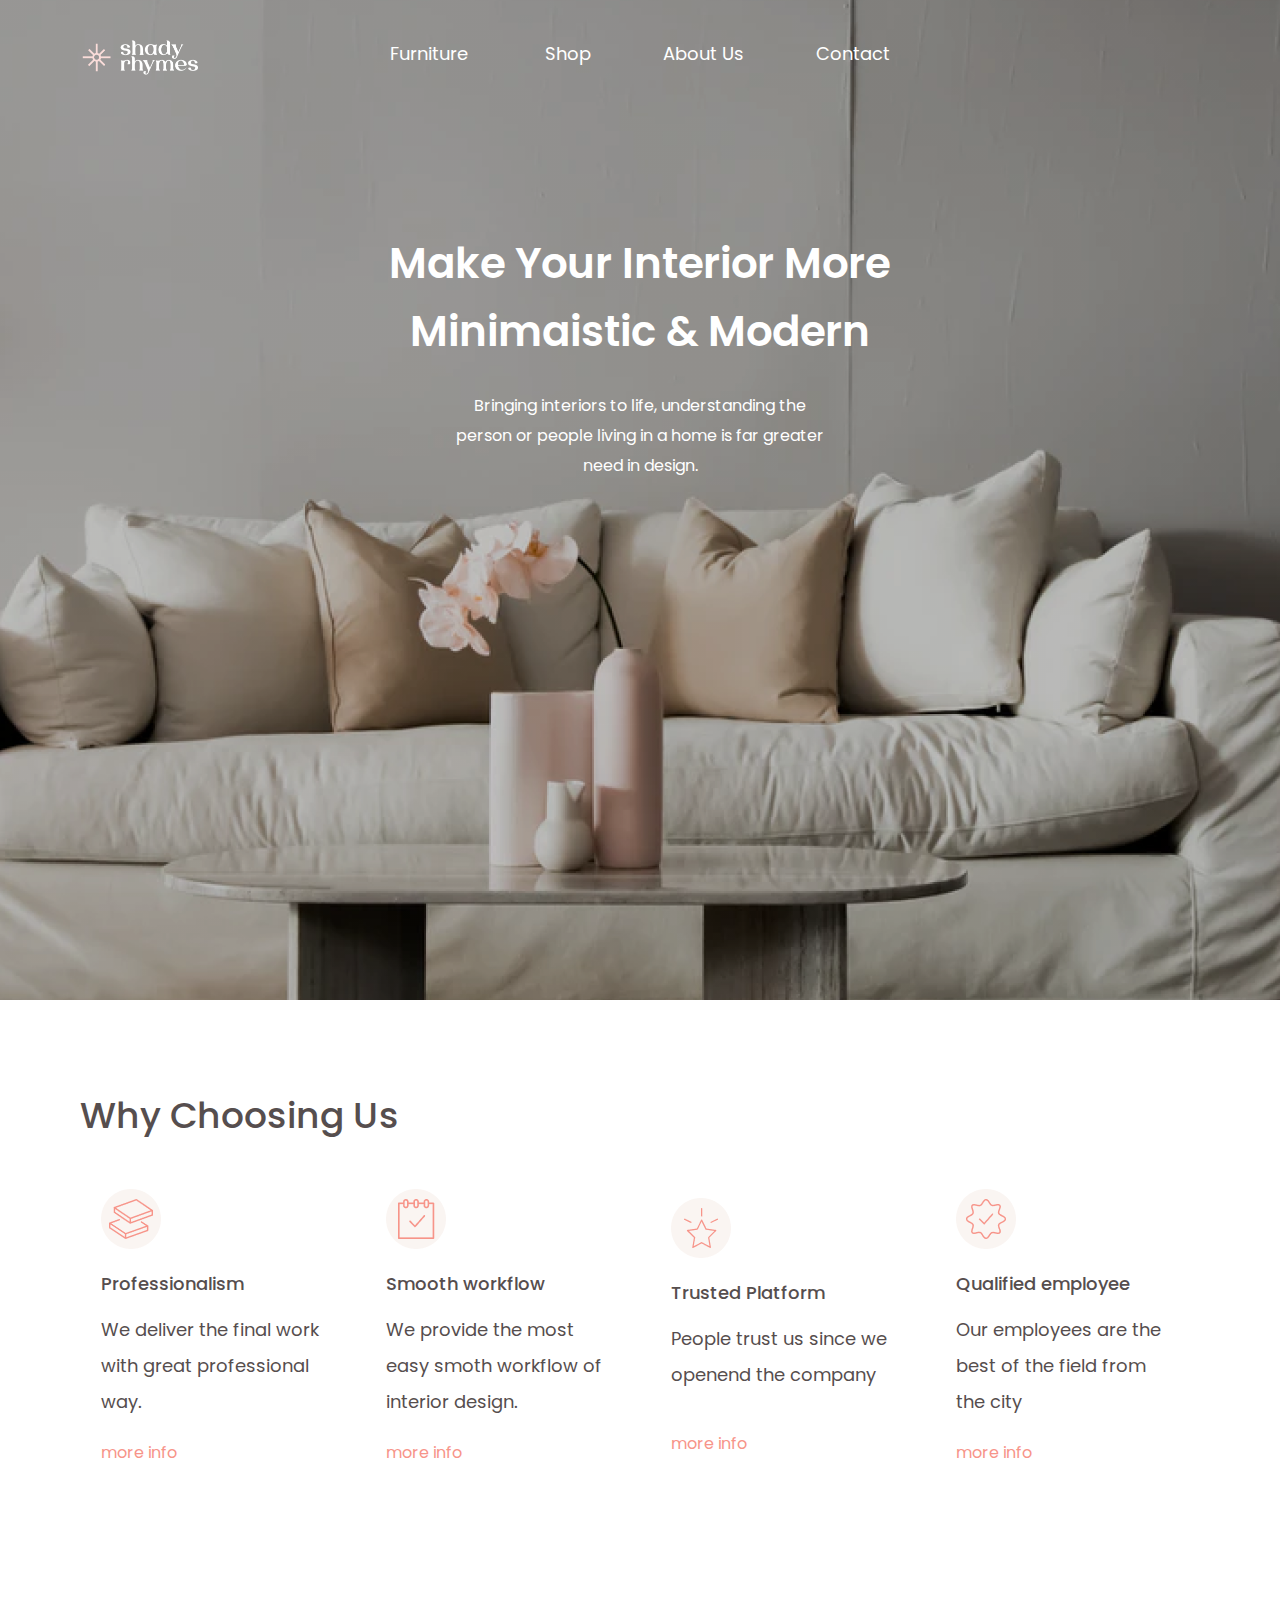
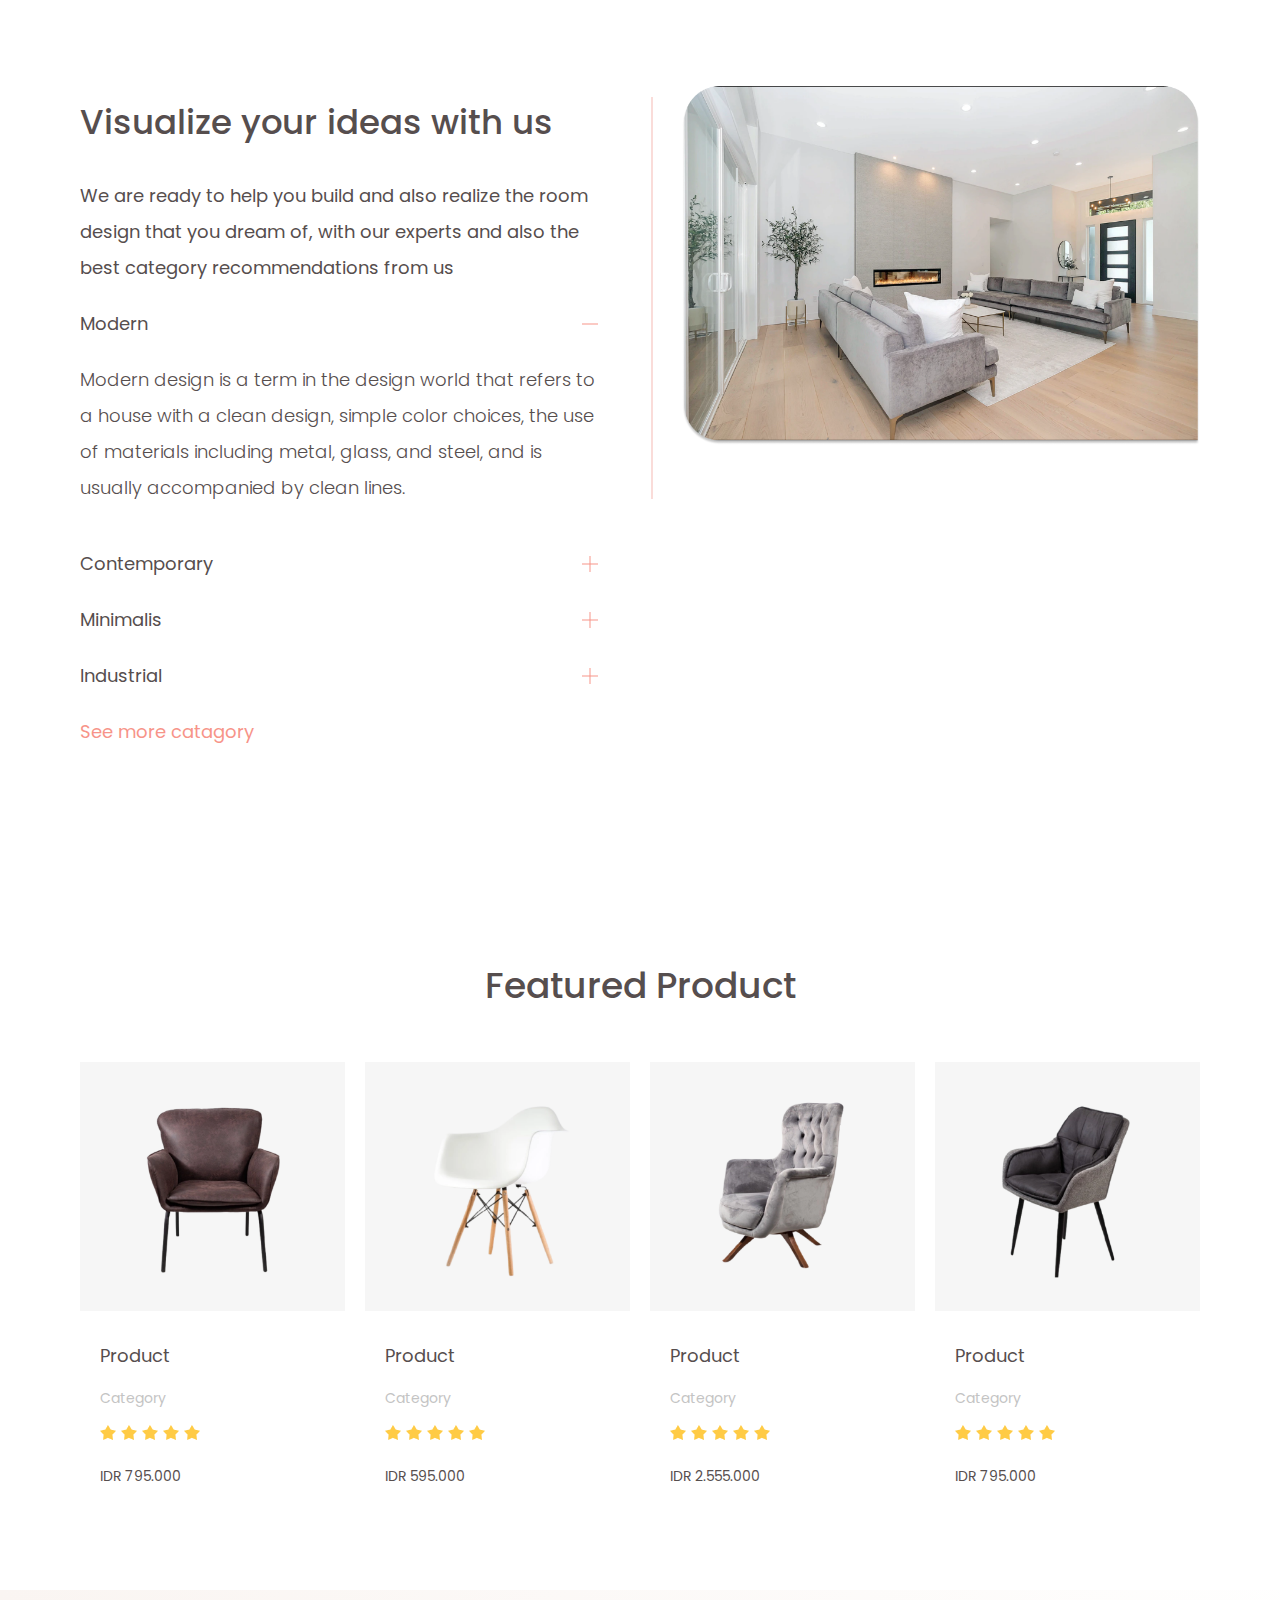
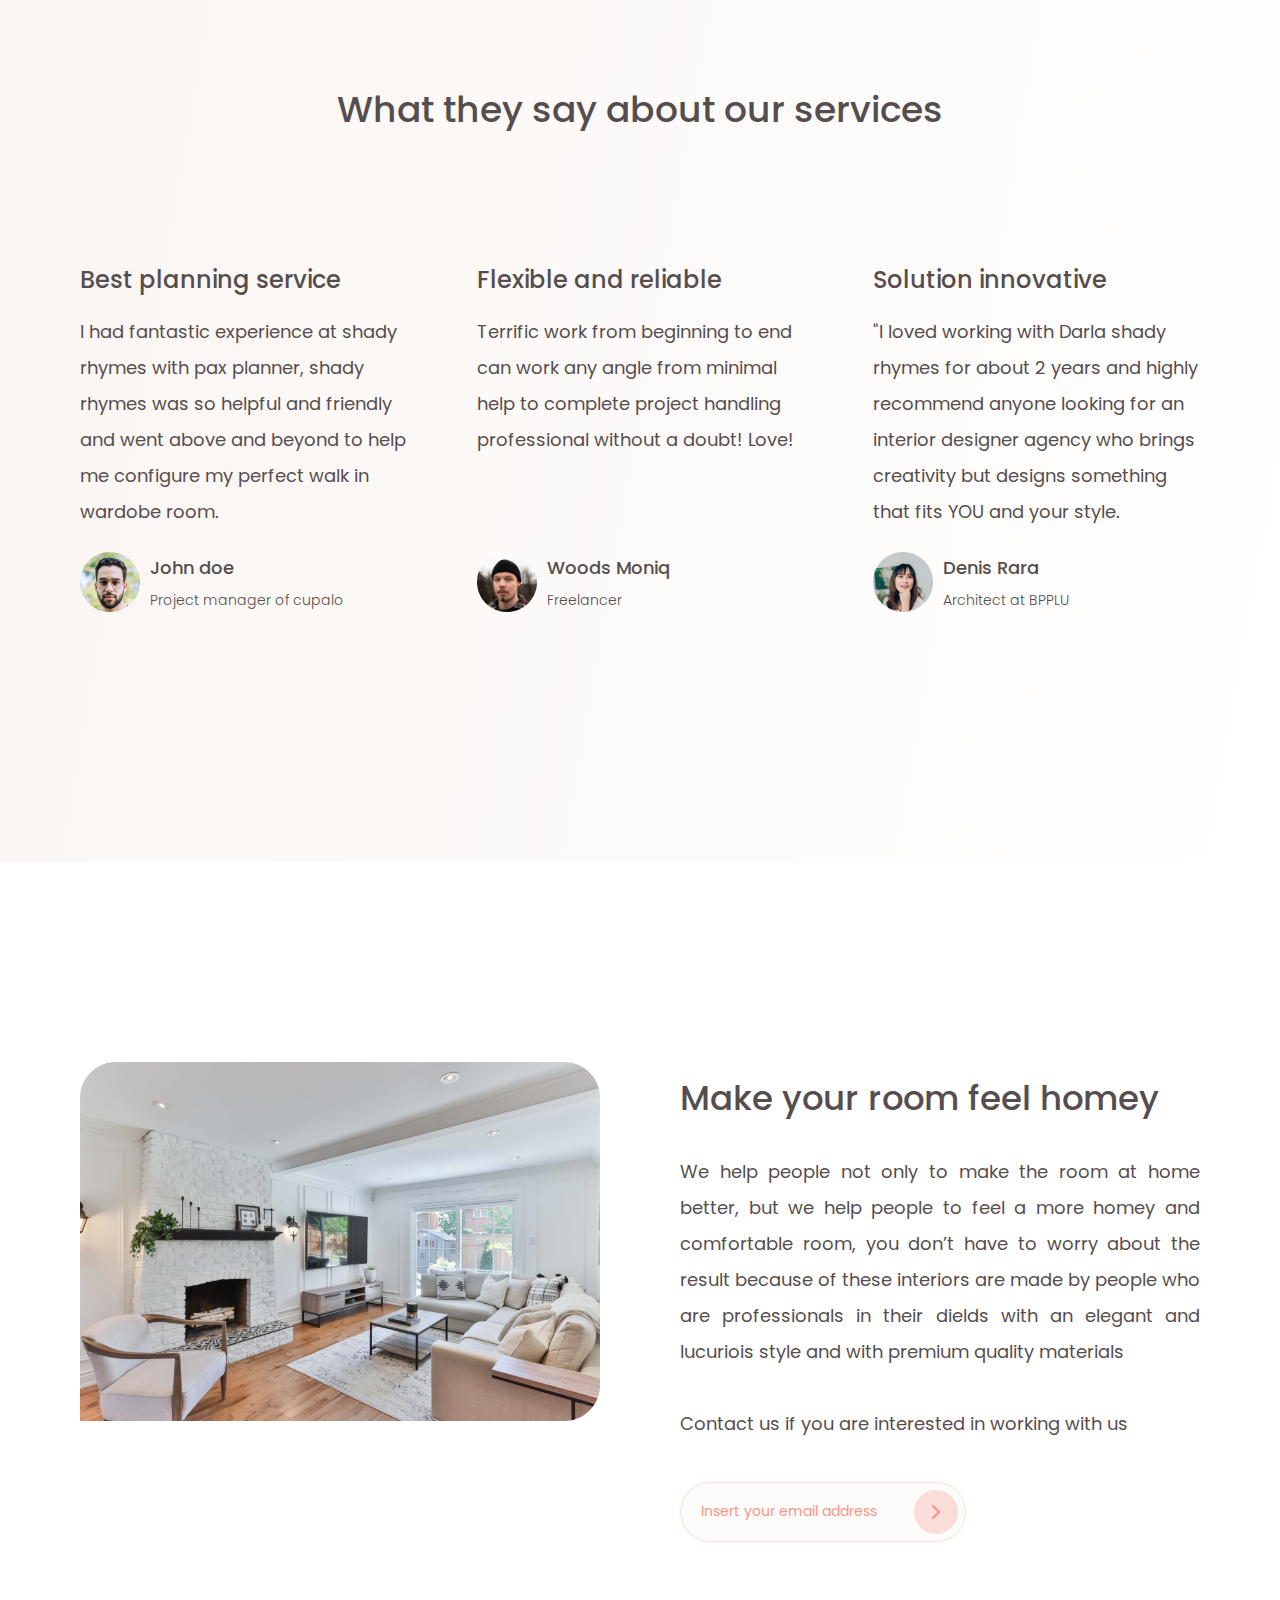
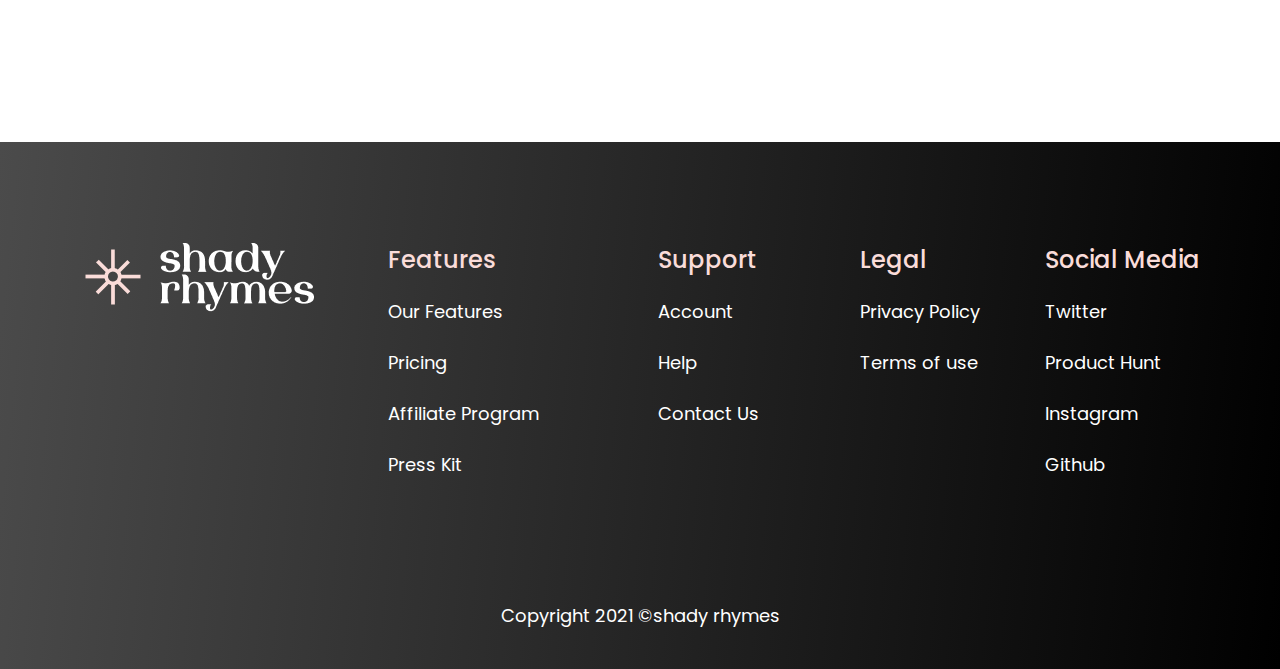
<file: index.html>
<!DOCTYPE html>
<html lang="en">

<head>
    <meta charset="UTF-8" />
    <meta http-equiv="X-UA-Compatible" content="IE=edge" />
    <meta name="viewport" content="width=device-width, initial-scale=1.0" />
    <link rel="stylesheet" href="https://cdnjs.cloudflare.com/ajax/libs/font-awesome/6.4.2/css/all.min.css"
        integrity="sha512-z3gLpd7yknf1YoNbCzqRKc4qyor8gaKU1qmn+CShxbuBusANI9QpRohGBreCFkKxLhei6S9CQXFEbbKuqLg0DA=="
        crossorigin="anonymous" referrerpolicy="no-referrer" />
    <link rel="stylesheet" href="./assets/css/base.css">
    <link rel="stylesheet" href="./assets/css/style.css">
    <link rel="stylesheet" href="./assets/css/reset.css">
    <title>Document</title>
</head>

<body>
    <!-- Start Header -->
    <div id="header">
        <div class="img-header"></div>
        <img src="./assets/images/logo.png" class="img-header-logo">
        <div class="header-content">
            <div class="header-head">
                <div class="nav">
                    <div class="nav-sec">
                        <div class="nav-taskbar">
                            <img src="./assets/images/Frame 1.png" alt="taskbar">
                        </div>
                        <ul>
                            <li>
                                <a href="#">Furniture</a>
                                <i class="fa-sharp fa-solid fa-chevron-down"></i>
                            </li>
                            <li><a href="#">Shop</a></li>
                            <li><a href="#">About Us</a></li>
                            <li><a href="#">Contact</a></li>
                        </ul>
                    </div>
                </div>
            </div>
            <div class="header-body">
                <div class="header-content-1">
                    <p>Make Your Interior More Minimaistic & Modern</h4>
                </div>
                <div class="header-content-2">
                    <p>
                        Bringing interiors to life, understanding the person or
                        people living in a home is far greater need in design.
                    </p>
                </div>
            </div>
        </div>

    </div>
    <!-- End Header -->

    <!-- Start Content -->
    <div id="body-content">
        <!-- Start Why Choosing Us  -->
        <div id="about" class="container">
            <h4 class="title">Why Choosing Us</h4>
            <div class="about-box">
                <div class="about-box-item">
                    <div class="box-item">
                        <img src="./assets/images/about-icon-1.png" alt="icon-about-choosing">
                        <p class="title-box">Professionalism</p>
                        <p class="sub-box"> We deliver the final work with great professional way. </p>
                    </div>
                    <a href="#">more info</a>
                </div>
                <div class="about-box-item">
                    <div class="box-item">
                        <img src="./assets/images/about-icon-2.png" alt="icon-about-choosing">
                        <p class="title-box">Smooth workflow</p>
                        <p class="sub-box">We provide the most easy smoth workflow of interior design.</p>
                    </div>
                    <a href="#">more info</a>
                </div>
                <div class="about-box-item">
                    <div class="box-item">
                        <img src="./assets/images/about-icon-3.png" alt="icon-about-choosing">
                        <p class="title-box">Trusted Platform</p>
                        <p class="sub-box">People trust us since we openend the company</p>
                    </div>
                    <a href="#">more info</a>
                </div>
                <div class="about-box-item">
                    <div class="box-item">
                        <img src="./assets/images/about-icon-4.png" alt="icon-about-choosing">
                        <p class="title-box">Qualified employee</p>
                        <p class="sub-box">Our employees are the best of the field from the city</p>
                    </div>
                    <a href="#">more info</a>
                </div>
            </div>
        </div>
        <!-- End Why Choosing Us  -->

        <!-- Start Visualize  -->
        <div id="visualize" class="container">
            <div class="visualize-info">
                <p class="vis-title">Visualize your ideas with us</p>
                <p class="vis-sub">
                    We are ready to help you build and also realize the room
                    design that you dream of, with our experts and also the
                    best category recommendations from us
                </p>
                <div class="vis-category">
                    <p>Modern</p>
                    <img src="./assets/images/minus.png" alt="photo-vector">
                </div>
                <p class="vis-mordern">
                    Modern design is a term in the design world that refers
                    to a house with a clean design, simple color choices,
                    the use of materials including metal, glass, and steel,
                    and is usually accompanied by clean lines.
                </p>
                <div class="vis-sec">
                    <p>Contemporary</p>
                    <img src="./assets/images/plus.png" alt="vectorplus">
                </div>
                <div class="vis-sec">
                    <p>Minimalis</p>
                    <img src="./assets/images/plus.png" alt="vectorplus">
                </div>
                <div class="vis-sec">
                    <p>Industrial</p>
                    <img src="./assets/images/plus.png" alt="vectorplus">
                </div>
                <a class="vis-more" href="">See more catagory</a>
            </div>
            <div class="visualize-img">
                <img src="./assets/images/img-visualize.png" alt="photo-visualize" />
            </div>
        </div>
        <!-- End Visualize -->
        <!-- Start Featured Product -->
        <div id="product" class="container">
            <p class="product-title">Featured Product</h3>
            <div class="product-list">
                <div class="product-info">
                    <div class="prod-img">
                        <img src="./assets/images/Featured-img-1.png" alt="photo-Fproduct" />
                    </div>
                    <div class="prod-box-info">
                        <p class="prod-name">Product</p>
                        <p class="prod-category">Category</p>
                        <div class="prod-img-star">
                            <img src="./assets/images/rating.png" alt="photo-start">
                        </div>
                        <p class="prod-price">IDR 795.000</p>
                    </div>
                </div>
                <div class="product-info">
                    <div class="prod-img">
                        <img src="./assets/images/Featured-img-2.png" alt="photo-Fproduct" />
                    </div>
                    <div class="prod-box-info">
                        <p class="prod-name">Product</p>
                        <p class="prod-category">Category</p>
                        <div class="prod-img-star">
                            <img src="./assets/images/rating.png" alt="photo-start">
                        </div>
                        <p class="prod-price">IDR 595.000</p>
                    </div>
                </div>
                <div class="product-info">
                    <div class="prod-img">
                        <img src="./assets/images/Featured-img-3.png" alt="photo-Fproduct" />
                    </div>
                    <div class="prod-box-info">
                        <p class="prod-name">Product</p>
                        <p class="prod-category">Category</p>
                        <div class="prod-img-star">
                            <img src="./assets/images/rating.png" alt="photo-start">
                        </div>
                        <p class="prod-price">IDR 2.555.000</p>
                    </div>
                </div>
                <div class="product-info">
                    <div class="prod-img">
                        <img src="./assets/images/Featured-img-4.png" alt="photo-Fproduct" />
                    </div>
                    <div class="prod-box-info">
                        <p class="prod-name">Product</p>
                        <p class="prod-category">Category</p>
                        <div class="prod-img-star">
                            <img src="./assets/images/rating.png" alt="photo-start">
                        </div>
                        <p class="prod-price">IDR 795.000</p>
                    </div>
                </div>
            </div>
        </div>
        <!-- End Featured Product -->

        <!-- Start about our services -->
        <div id="evaluate">
            <div class="evaluate-box container">
                <p class="eval-title">What they say about our services</p>
                <div class="eval-list">
                    <div class="eval-info">
                        <div class="eval-more">
                            <p class="eval-info-title">Best planning service</p>
                            <p class="eval-info-sub">
                                I had fantastic experience at shady rhymes with pax
                                planner, shady rhymes was so helpful and friendly and
                                went above and beyond to help me configure my perfect
                                walk in wardobe room.
                            </p>
                        </div>
                        <div class="eval-member">
                            <img src="./assets/images/person-img-1.png" alt="eval-photo-mem" />
                            <div class="eval-member-name">
                                <p class="member-name">John doe</p>
                                <p class="member-sub">Project manager of cupalo</p>
                                <p class="member-sub-01">Architect in agung podomoro land</p>
                            </div>
                        </div>
                    </div>
                    <div class="eval-info">
                        <div class="eval-more">
                            <p class="eval-info-title">Flexible and reliable</p>
                            <p class="eval-info-sub">
                                Terrific work from beginning to end can work any angle from minimal help to complete
                                project handling professional without a doubt! Love!
                            </p>
                        </div>
                        <div class="eval-member">
                            <img src="./assets/images/person-img-2.png" alt="eval-photo-mem" />
                            <div class="eval-member-name">
                                <p class="member-name">Woods Moniq</p>
                                <p class="member-sub">Freelancer</p>
                                <p class="member-sub-01">Architect in agung podomoro land</p>
                            </div>
                        </div>
                    </div>
                    <div class="eval-info">
                        <div class="eval-more">
                            <p class="eval-info-title">Solution innovative</p>
                            <p class="eval-info-sub">
                                "I loved working with Darla shady rhymes for about 2 years and highly recommend anyone
                                looking for an interior designer agency who brings creativity but designs something that
                                fits YOU and your style.
                            </p>
                        </div>
                        <div class="eval-member">
                            <img src="./assets/images/person-img-3.png" alt="eval-photo-mem" />
                            <div class="eval-member-name">
                                <p class="member-name">Denis Rara</p>
                                <p class="member-sub">Architect at BPPLU</p>
                                <p class="member-sub-01">Architect in agung podomoro land</p>
                            </div>
                        </div>
                    </div>
                </div>
            </div>
        </div>
        <!-- End about our services -->
        <!-- Start Make your room -->
        <div id="personfeel">
            <div class="personfeel-box container">
                <div class="perf-img">
                    <img src="./assets/images/img-personfeel.png" alt="perf-photo" />
                </div>
                <div class="perf-subtext">
                    <p class="perf-title">Make your room feel homey</p>
                    <p class="perf-sub">
                        We help people not only to make the room at home better,
                        but we help people to feel a more homey and comfortable
                        room, you don’t have to worry about the result because
                        of these interiors are made by people who are
                        professionals in their dields with an elegant and
                        lucuriois style and with premium quality materials
                        <br /><br />
                        Contact us if you are interested in working with us
                    </p>
                    <div class="perf-input">
                        <input type="text" placeholder="Insert your email address" />
                        <div class="input-btn">
                            <img src="./assets/images/button search.png" alt="input-photo">
                        </div>
                    </div>
                </div>
            </div>
        </div>
        <!-- End Make your room -->
    </div>
    <!-- End Content -->

    <!-- Start Footer -->
    <div id="footer">
        <div class="footer-info container">
            <div class="footer-logo">
                <img src="./assets/images/logo.png" alt="footer-logo" />
            </div>
            <div>
                <ul>
                    <p><a href="#">Features</a></p>
                    <li><a href="#">Our Features</a></li>
                    <li><a href="#">Pricing</a></li>
                    <li><a href="#">Affiliate Program</a></li>
                    <li><a href="#">Press Kit</a></li>
                </ul>
            </div>
            <div>
                <ul>
                    <p><a href="#">Support</a></p>
                    <li><a href="#">Account</a></li>
                    <li><a href="#">Help</a></li>
                    <li><a href="#">Contact Us</a></li>
                </ul>
            </div>
            <div>
                <ul>
                    <p><a href="#">Legal</a></p>
                    <li><a href="#">Privacy Policy</a></li>
                    <li><a href="#">Terms of use</a></li>
                </ul>
            </div>
            <div>
                <ul>
                    <p><a href="#">Social Media</a></p>
                    <li><a href="#">Twitter</a></li>
                    <li><a href="#">Product Hunt</a></li>
                    <li><a href="#">Instagram</a></li>
                    <li><a href="#">Github</a></li>
                </ul>
            </div>
        </div>
        <div class="footer-copyright">Copyright 2021 ©shady rhymes</div>
    </div>
    <!-- End Footer -->
</body>

</html>
</file>
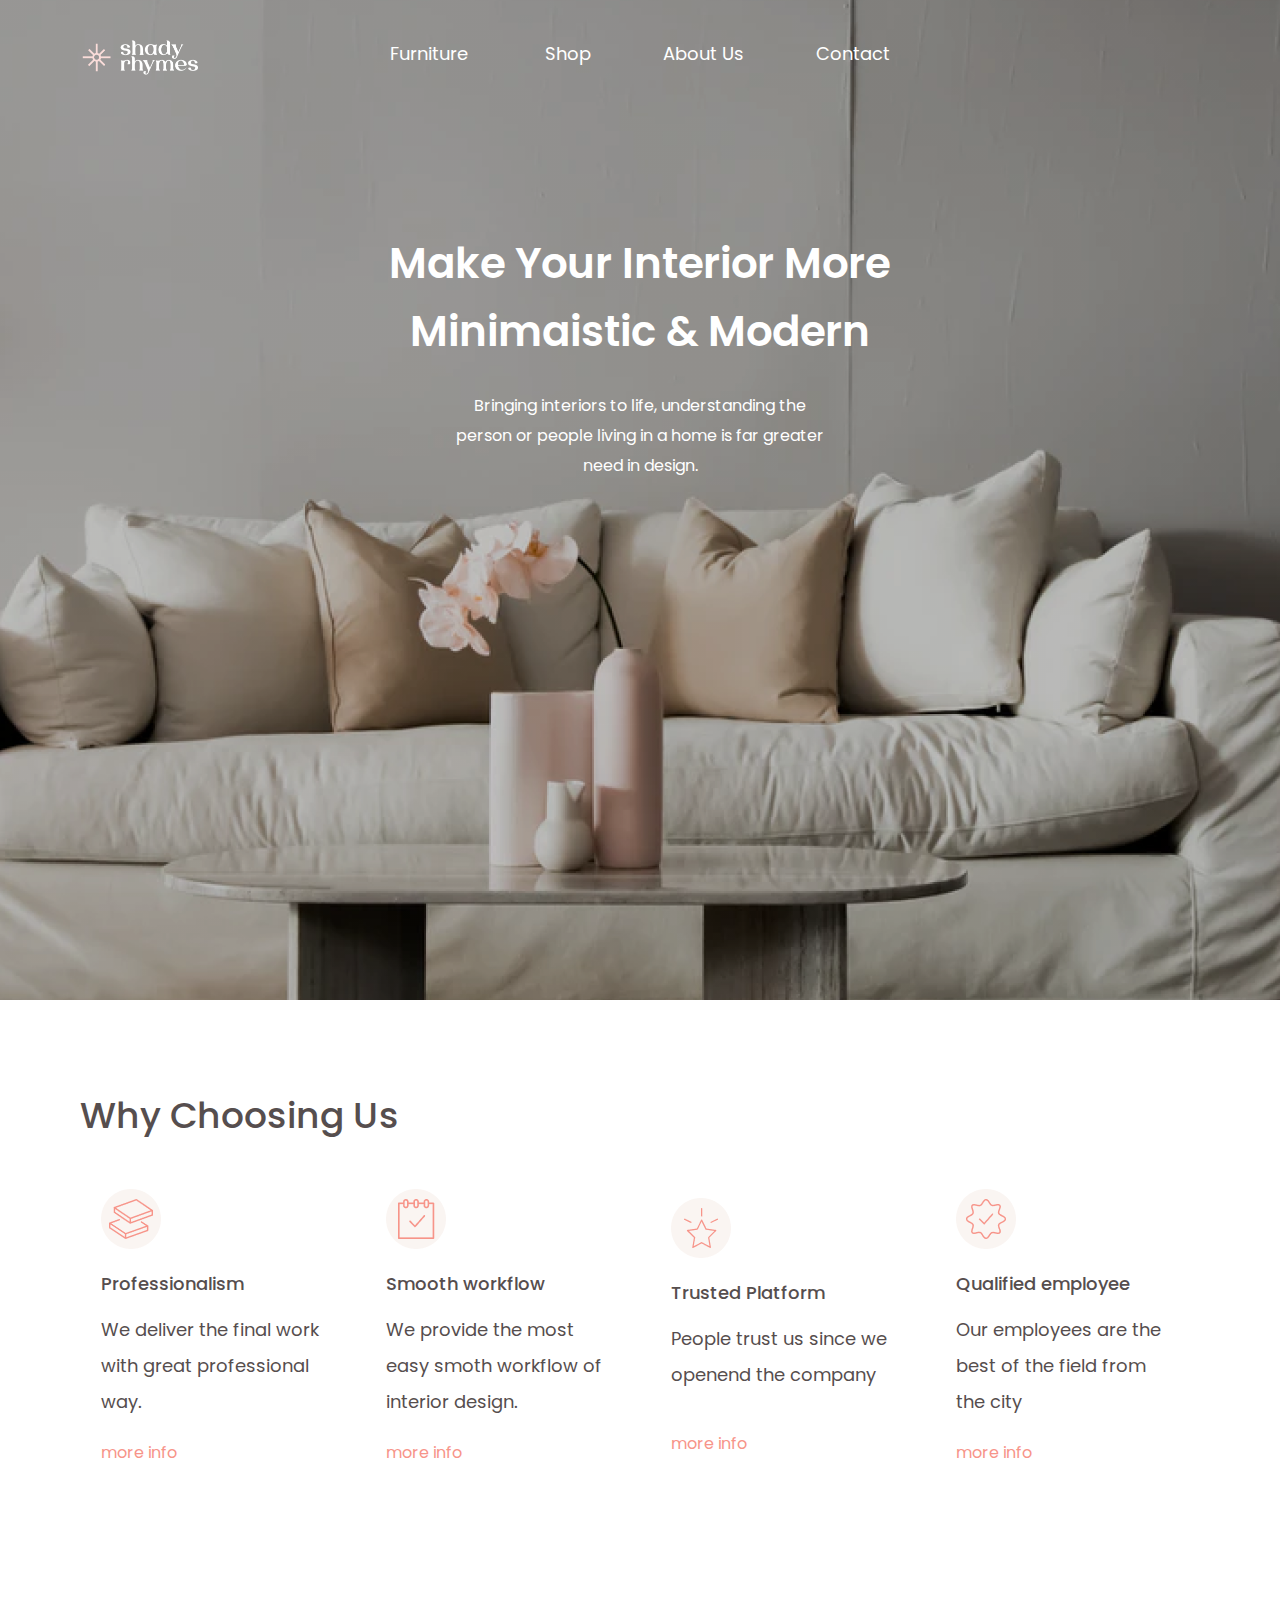
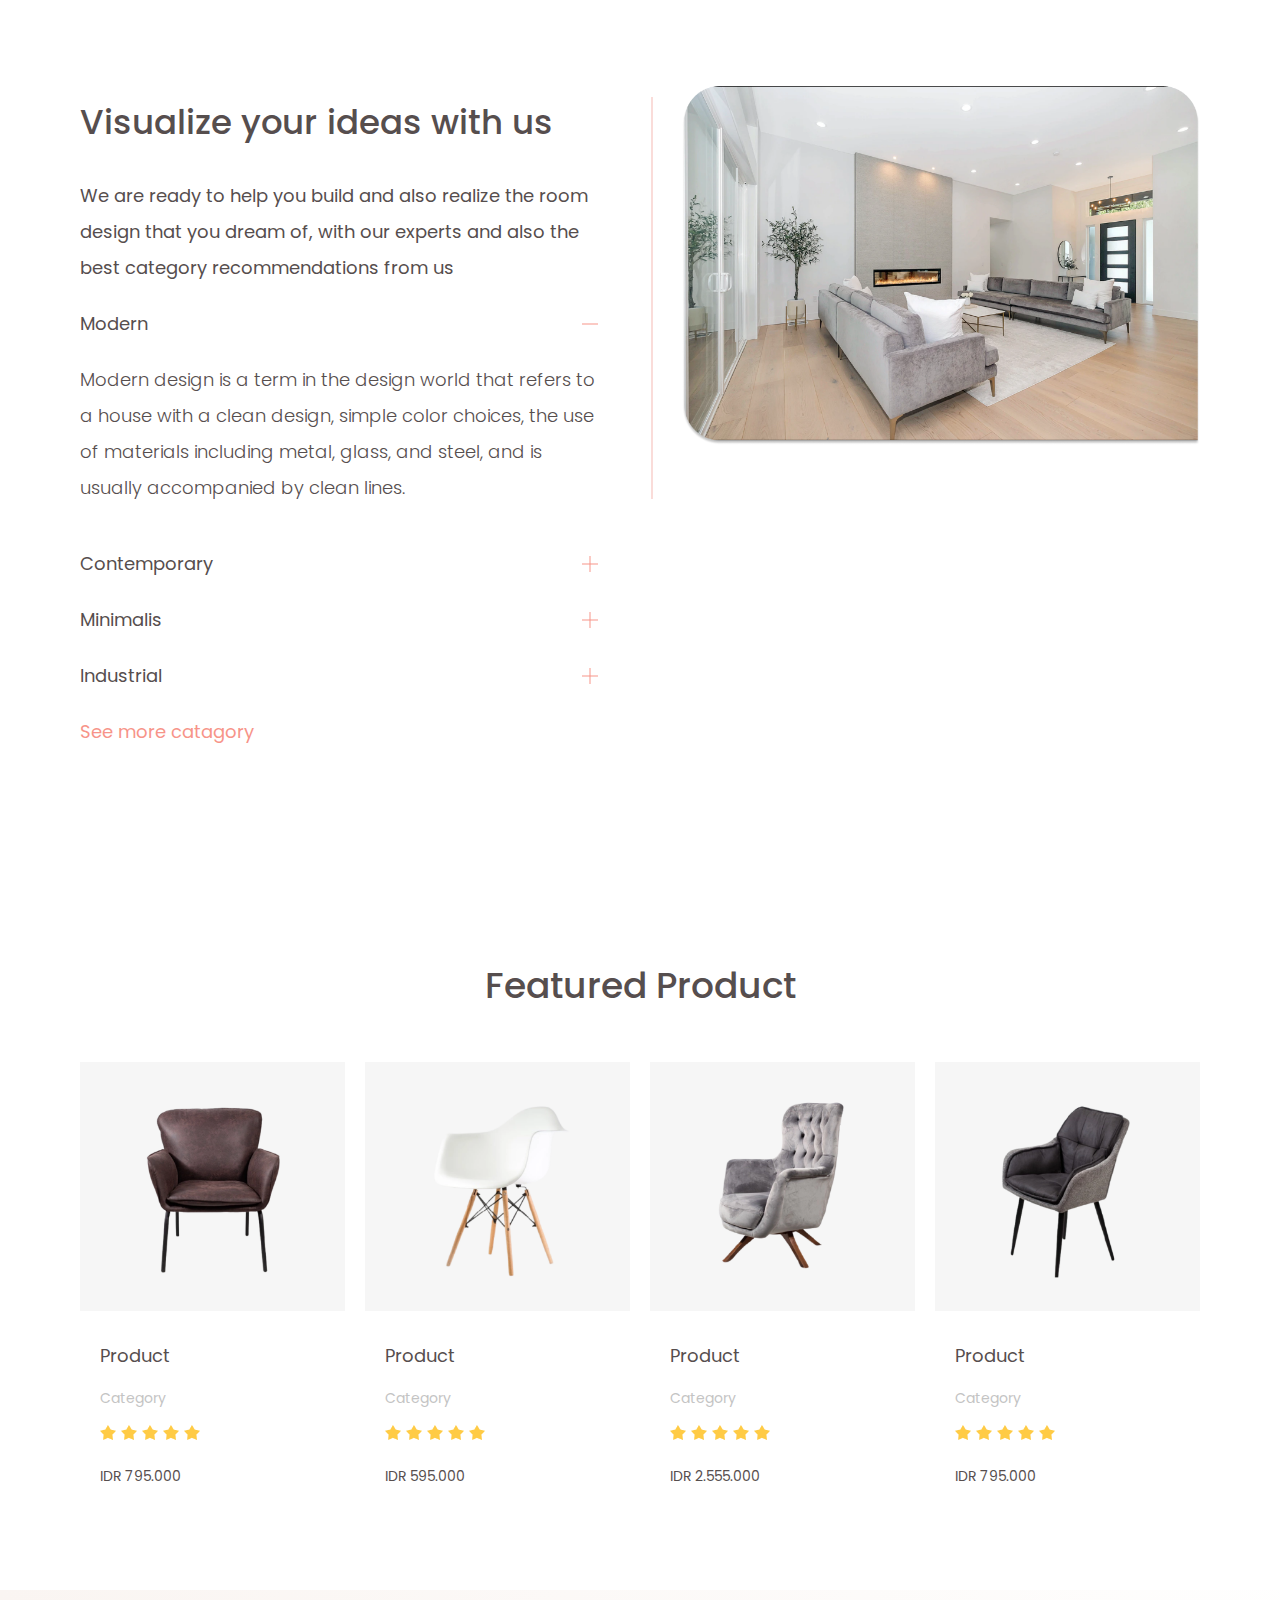
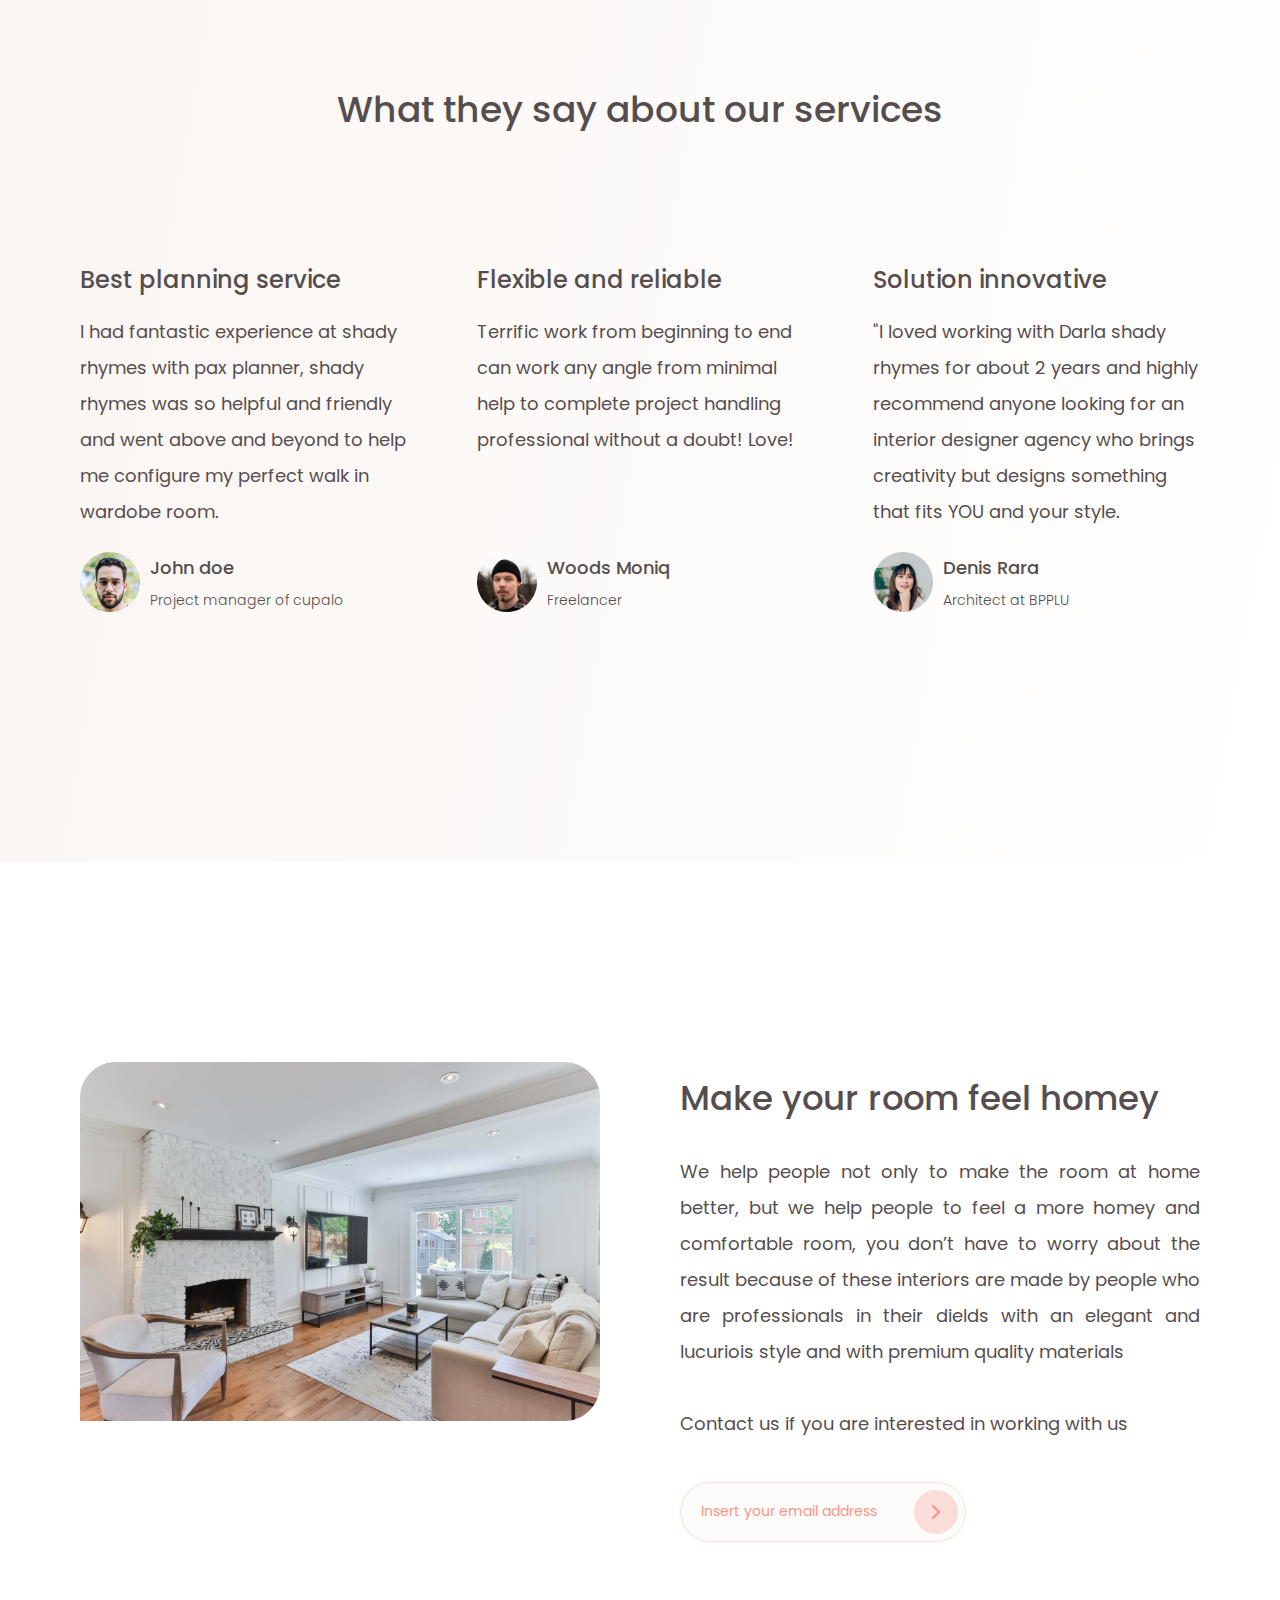
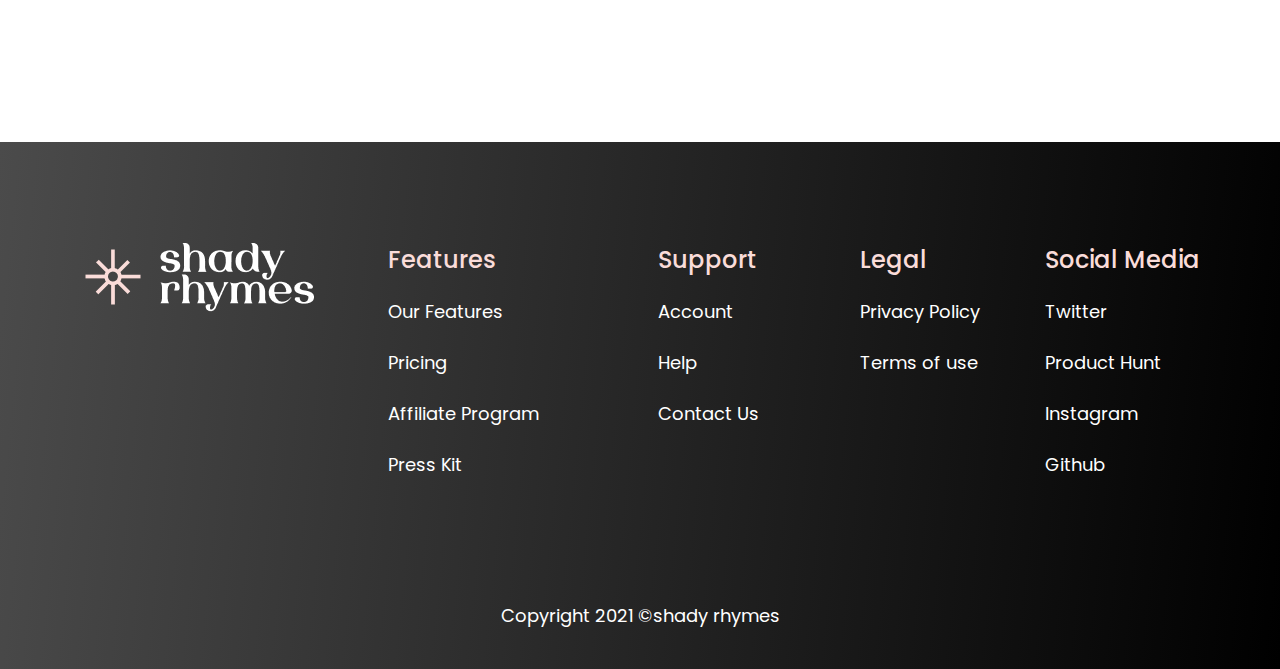
<file: assets/index.html>
<!DOCTYPE html>
<html lang="en">

<head>
    <meta charset="UTF-8" />
    <meta http-equiv="X-UA-Compatible" content="IE=edge" />
    <meta name="viewport" content="width=device-width, initial-scale=1.0" />
    <link rel="stylesheet" href="https://cdnjs.cloudflare.com/ajax/libs/font-awesome/6.4.2/css/all.min.css"
        integrity="sha512-z3gLpd7yknf1YoNbCzqRKc4qyor8gaKU1qmn+CShxbuBusANI9QpRohGBreCFkKxLhei6S9CQXFEbbKuqLg0DA=="
        crossorigin="anonymous" referrerpolicy="no-referrer" />
    <link rel="stylesheet" href="./css/base.css">
    <link rel="stylesheet" href="./css/style.css">
    <link rel="stylesheet" href="./css/reset.css">
    <title>Document</title>
</head>

<body>
    <!-- Start Header -->
    <div id="header">
        <div class="img-header"></div>
        <img src="./images/logo.png" class="img-header-logo">
        <div class="header-content">
            <div class="header-head">
                <div class="nav">
                    <div class="nav-sec">
                        <div class="nav-taskbar">
                            <img src="./images/Frame 1.png" alt="taskbar">
                        </div>
                        <ul>
                            <li>
                                <a href="#">Furniture</a>
                                <i class="fa-sharp fa-solid fa-chevron-down"></i>
                            </li>
                            <li><a href="#">Shop</a></li>
                            <li><a href="#">About Us</a></li>
                            <li><a href="#">Contact</a></li>
                        </ul>
                    </div>
                </div>
            </div>
            <div class="header-body">
                <div class="header-content-1">
                    <p>Make Your Interior More Minimaistic & Modern</h4>
                </div>
                <div class="header-content-2">
                    <p>
                        Bringing interiors to life, understanding the person or
                        people living in a home is far greater need in design.
                    </p>
                </div>
            </div>
        </div>

    </div>
    <!-- End Header -->

    <!-- Start Content -->
    <div id="body-content">
        <!-- Start Why Choosing Us  -->
        <div id="about" class="container">
            <h4 class="title">Why Choosing Us</h4>
            <div class="about-box">
                <div class="about-box-item">
                    <div class="box-item">
                        <img src="./images/about-icon-1.png" alt="icon-about-choosing">
                        <p class="title-box">Professionalism</p>
                        <p class="sub-box"> We deliver the final work with great professional way. </p>
                    </div>
                    <a href="#">more info</a>
                </div>
                <div class="about-box-item">
                    <div class="box-item">
                        <img src="./images/about-icon-2.png" alt="icon-about-choosing">
                        <p class="title-box">Smooth workflow</p>
                        <p class="sub-box">We provide the most easy smoth workflow of interior design.</p>
                    </div>
                    <a href="#">more info</a>
                </div>
                <div class="about-box-item">
                    <div class="box-item">
                        <img src="./images/about-icon-3.png" alt="icon-about-choosing">
                        <p class="title-box">Trusted Platform</p>
                        <p class="sub-box">People trust us since we openend the company</p>
                    </div>
                    <a href="#">more info</a>
                </div>
                <div class="about-box-item">
                    <div class="box-item">
                        <img src="./images/about-icon-4.png" alt="icon-about-choosing">
                        <p class="title-box">Qualified employee</p>
                        <p class="sub-box">Our employees are the best of the field from the city</p>
                    </div>
                    <a href="#">more info</a>
                </div>
            </div>
        </div>
        <!-- End Why Choosing Us  -->

        <!-- Start Visualize  -->
        <div id="visualize" class="container">
            <div class="visualize-info">
                <p class="vis-title">Visualize your ideas with us</p>
                <p class="vis-sub">
                    We are ready to help you build and also realize the room
                    design that you dream of, with our experts and also the
                    best category recommendations from us
                </p>
                <div class="vis-category">
                    <p>Modern</p>
                    <img src="./images/minus.png" alt="photo-vector">
                </div>
                <p class="vis-mordern">
                    Modern design is a term in the design world that refers
                    to a house with a clean design, simple color choices,
                    the use of materials including metal, glass, and steel,
                    and is usually accompanied by clean lines.
                </p>
                <div class="vis-sec">
                    <p>Contemporary</p>
                    <img src="./images/plus.png" alt="vectorplus">
                </div>
                <div class="vis-sec">
                    <p>Minimalis</p>
                    <img src="./images/plus.png" alt="vectorplus">
                </div>
                <div class="vis-sec">
                    <p>Industrial</p>
                    <img src="./images/plus.png" alt="vectorplus">
                </div>
                <a class="vis-more" href="">See more catagory</a>
            </div>
            <div class="visualize-img">
                <img src="./images/img-visualize.png" alt="photo-visualize" />
            </div>
        </div>
        <!-- End Visualize -->
        <!-- Start Featured Product -->
        <div id="product" class="container">
            <p class="product-title">Featured Product</h3>
            <div class="product-list">
                <div class="product-info">
                    <div class="prod-img">
                        <img src="./images/Featured-img-1.png" alt="photo-Fproduct" />
                    </div>
                    <div class="prod-box-info">
                        <p class="prod-name">Product</p>
                        <p class="prod-category">Category</p>
                        <div class="prod-img-star">
                            <img src="./images/rating.png" alt="photo-start">
                        </div>
                        <p class="prod-price">IDR 795.000</p>
                    </div>
                </div>
                <div class="product-info">
                    <div class="prod-img">
                        <img src="./images/Featured-img-2.png" alt="photo-Fproduct" />
                    </div>
                    <div class="prod-box-info">
                        <p class="prod-name">Product</p>
                        <p class="prod-category">Category</p>
                        <div class="prod-img-star">
                            <img src="./images/rating.png" alt="photo-start">
                        </div>
                        <p class="prod-price">IDR 595.000</p>
                    </div>
                </div>
                <div class="product-info">
                    <div class="prod-img">
                        <img src="./images/Featured-img-3.png" alt="photo-Fproduct" />
                    </div>
                    <div class="prod-box-info">
                        <p class="prod-name">Product</p>
                        <p class="prod-category">Category</p>
                        <div class="prod-img-star">
                            <img src="./images/rating.png" alt="photo-start">
                        </div>
                        <p class="prod-price">IDR 2.555.000</p>
                    </div>
                </div>
                <div class="product-info">
                    <div class="prod-img">
                        <img src="./images/Featured-img-4.png" alt="photo-Fproduct" />
                    </div>
                    <div class="prod-box-info">
                        <p class="prod-name">Product</p>
                        <p class="prod-category">Category</p>
                        <div class="prod-img-star">
                            <img src="./images/rating.png" alt="photo-start">
                        </div>
                        <p class="prod-price">IDR 795.000</p>
                    </div>
                </div>
            </div>
        </div>
        <!-- End Featured Product -->

        <!-- Start about our services -->
        <div id="evaluate">
            <div class="evaluate-box container">
                <p class="eval-title">What they say about our services</p>
                <div class="eval-list">
                    <div class="eval-info">
                        <div class="eval-more">
                            <p class="eval-info-title">Best planning service</p>
                            <p class="eval-info-sub">
                                I had fantastic experience at shady rhymes with pax
                                planner, shady rhymes was so helpful and friendly and
                                went above and beyond to help me configure my perfect
                                walk in wardobe room.
                            </p>
                        </div>
                        <div class="eval-member">
                            <img src="./images/person-img-1.png" alt="eval-photo-mem" />
                            <div class="eval-member-name">
                                <p class="member-name">John doe</p>
                                <p class="member-sub">Project manager of cupalo</p>
                                <p class="member-sub-01">Architect in agung podomoro land</p>
                            </div>
                        </div>
                    </div>
                    <div class="eval-info">
                        <div class="eval-more">
                            <p class="eval-info-title">Flexible and reliable</p>
                            <p class="eval-info-sub">
                                Terrific work from beginning to end can work any angle from minimal help to complete
                                project handling professional without a doubt! Love!
                            </p>
                        </div>
                        <div class="eval-member">
                            <img src="./images/person-img-2.png" alt="eval-photo-mem" />
                            <div class="eval-member-name">
                                <p class="member-name">Woods Moniq</p>
                                <p class="member-sub">Freelancer</p>
                                <p class="member-sub-01">Architect in agung podomoro land</p>
                            </div>
                        </div>
                    </div>
                    <div class="eval-info">
                        <div class="eval-more">
                            <p class="eval-info-title">Solution innovative</p>
                            <p class="eval-info-sub">
                                "I loved working with Darla shady rhymes for about 2 years and highly recommend anyone
                                looking for an interior designer agency who brings creativity but designs something that
                                fits YOU and your style.
                            </p>
                        </div>
                        <div class="eval-member">
                            <img src="./images/person-img-3.png" alt="eval-photo-mem" />
                            <div class="eval-member-name">
                                <p class="member-name">Denis Rara</p>
                                <p class="member-sub">Architect at BPPLU</p>
                                <p class="member-sub-01">Architect in agung podomoro land</p>
                            </div>
                        </div>
                    </div>
                </div>
            </div>
        </div>
        <!-- End about our services -->
        <!-- Start Make your room -->
        <div id="personfeel">
            <div class="personfeel-box container">
                <div class="perf-img">
                    <img src="./images/img-personfeel.png" alt="perf-photo" />
                </div>
                <div class="perf-subtext">
                    <p class="perf-title">Make your room feel homey</p>
                    <p class="perf-sub">
                        We help people not only to make the room at home better,
                        but we help people to feel a more homey and comfortable
                        room, you don’t have to worry about the result because
                        of these interiors are made by people who are
                        professionals in their dields with an elegant and
                        lucuriois style and with premium quality materials
                        <br /><br />
                        Contact us if you are interested in working with us
                    </p>
                    <div class="perf-input">
                        <input type="text" placeholder="Insert your email address" />
                        <div class="input-btn">
                            <img src="./images/button search.png" alt="input-photo">
                        </div>
                    </div>
                </div>
            </div>
        </div>
        <!-- End Make your room -->
    </div>
    <!-- End Content -->

    <!-- Start Footer -->
    <div id="footer">
        <div class="footer-info container">
            <div class="footer-logo">
                <img src="./images/logo.png" alt="footer-logo" />
            </div>
            <div>
                <ul>
                    <p><a href="#">Features</a></p>
                    <li><a href="#">Our Features</a></li>
                    <li><a href="#">Pricing</a></li>
                    <li><a href="#">Affiliate Program</a></li>
                    <li><a href="#">Press Kit</a></li>
                </ul>
            </div>
            <div>
                <ul>
                    <p><a href="#">Support</a></p>
                    <li><a href="#">Account</a></li>
                    <li><a href="#">Help</a></li>
                    <li><a href="#">Contact Us</a></li>
                </ul>
            </div>
            <div>
                <ul>
                    <p><a href="#">Legal</a></p>
                    <li><a href="#">Privacy Policy</a></li>
                    <li><a href="#">Terms of use</a></li>
                </ul>
            </div>
            <div>
                <ul>
                    <p><a href="#">Social Media</a></p>
                    <li><a href="#">Twitter</a></li>
                    <li><a href="#">Product Hunt</a></li>
                    <li><a href="#">Instagram</a></li>
                    <li><a href="#">Github</a></li>
                </ul>
            </div>
        </div>
        <div class="footer-copyright">Copyright 2021 ©shady rhymes</div>
    </div>
    <!-- End Footer -->
</body>

</html>
</file>
<file: assets/css/base.css>
@import url('https://fonts.googleapis.com/css2?family=Poppins:ital,wght@0,100;0,200;0,300;0,400;0,500;0,600;0,700;0,800;0,900;1,100;1,200;1,300;1,400;1,500;1,600;1,700;1,800;1,900&display=swap');
:root{
    --color-white: #fff;
    --color-one: #564E4E;
    --color-two: #F79489;
    --color-three: #FAF5F2;
    --color-four: #FADCD9;
    --color-five:#C4C4C4;
    --font: 'Poppins', sans-serif;
}
</file>
<file: assets/css/style.css>
* {
    margin: 0;
    box-sizing: border-box;
    font-family: var(--font);
}

a {
    text-decoration: none;
}

.container {
    margin: 0 80px;
}

/* Start Header */
#header {
    position: relative;
    width: 100%;
    height: 1000px;
}

#header .img-header {
    position: absolute;
    background-position: center;
    display: inline-block;
    height: 1000px;
    width: 100%;
    background-repeat: no-repeat;
    background-size: cover;
    background-image: linear-gradient(rgba(0, 0, 0, 0.25), rgba(0, 0, 0, 0.25)), url('../images/background.png');
}

#header .header-head {
    position: absolute;
    top: 40px;
    display: flex;
    align-items: center;
    justify-content: space-between;
    width: 100%;
}

.header-head .nav {
    width: 100%;
    display: flex;
    justify-content: center;
}

.header-head .nav li {
    display: flex;
    align-items: center;
}

.header-head .nav li a {
    font-weight: 400;
    color: var(--color-white);
    font-size: 18px;
    line-height: 27px;
}

.header-head .nav li i {
    color: var(--color-white);
    font-size: 10px;
    margin-left: 5px;
}

#header .img-header-logo {
    position: absolute;
    top: 40px;
    margin-left: 80px;
    width: 120px;
    height: 35px;
    display: inline-block;
}

.header-head .nav ul {
    display: flex;
    justify-content: space-between;
    width: 500px;
}

#header .header-body {
    position: absolute;
    top: 23%;
    width: 100%;
    display: flex;
    flex-direction: column;
    align-items: center;
}

#header .header-body .header-content-1 {
    font-size: 48px;
    line-height: 72px;
    font-weight: 600;
    width: 40%;
    color: var(--color-white);
    text-align: center;
    margin-bottom: 40px;
}

#header .header-body .header-content-2 {
    font-size: 18px;
    line-height: 36px;
    font-weight: 400;
    width: 30%;
    color: var(--color-white);
    text-align: center;
}

#header .header-content {
    position: absolute;
    display: flex;
    align-items: center;
    flex-direction: column;
    justify-content: center;
    width: 100%;
    height: 100%;
}

/* End Header */

/* Start Why Choosing Us */
#body-content #about {
    padding: 80px 0 100px 0;
    height: 100%;
}

#body-content #about .title {
    font-weight: 500;
    font-size: 36px;
    line-height: 72px;
    color: var(--color-one);
    margin-bottom: 16px;
}

#body-content #about .about-box {
    display: flex;
    gap: 20px;
    justify-content: space-between;
}

#body-content #about .about-box-item {
    padding: 20px;
    width: 25%;
    border: 1px solid transparent;
    border-radius: 10px;
}

#body-content .about-box-item img {
    width: 60px;
    height: 60px;
    margin-bottom: 10px;
}

#body-content .about-box-item .title-box {
    font-size: 18px;
    color: var(--color-one);
    font-weight: 500;
    line-height: 36px;
    margin-bottom: 10px;
}

#body-content .about-box-item .sub-box {
    font-size: 18px;
    color: var(--color-one);
    font-weight: 400;
    line-height: 36px;
    margin-bottom: 20px;
}

#body-content .about-box-item a {
    color: var(--color-two);
}

#body-content #about .about-box-item:hover {
    background: rgba(255, 255, 255, 0.2);
    border: 1px solid #fadcd9;
    border-radius: 10px;
    box-shadow: 4px 2px 10px 2px rgba(247, 148, 137, 0.2);
}

/* End Why Choosing Us */

/* Start Visualize */
#visualize {
    position: relative;
    display: flex;
    justify-content: space-between;
    padding: 100px 0;
}

#visualize::after {
    position: absolute;
    content: " ";
    left: 51%;
    top: 111px;
    height: 400px;
    border: 1px solid var(--color-four);
}

#visualize .visualize-info {
    margin-right: 84px;
    width: 100%;
}

#visualize .visualize-info .vis-title {
    color: var(--color-one);
    font-size: 36px;
    line-height: 72px;
    font-weight: 500;
    margin-bottom: 20px;
}

#visualize .visualize-info .vis-sub {
    color: var(--color-one);
    font-size: 18px;
    line-height: 36px;
    font-weight: 400;
    margin-bottom: 20px;
}

#visualize .visualize-info .vis-category {
    display: flex;
    align-items: center;
    justify-content: space-between;
    color: var(--color-one);
    font-size: 18px;
    line-height: 36px;
    font-weight: 400;
    margin-bottom: 20px;
}

#visualize .visualize-info .vis-mordern {
    color: var(--color-one);
    font-size: 18px;
    line-height: 36px;
    font-weight: 300;
    margin-bottom: 40px;
}

#visualize .visualize-info .vis-sec {
    width: 100%;
    color: var(--color-one);
    font-size: 18px;
    line-height: 36px;
    font-weight: 400;
    display: flex;
    align-items: center;
    justify-content: space-between;
    margin-bottom: 20px;
}

#visualize .visualize-info .vis-more {
    font-size: 18px;
    line-height: 36px;
    font-weight: 400;
    color: var(--color-two);
}

#visualize .visualize-img {
    width: 100%;
    height: auto;
}

#visualize .visualize-img img {
    width: 100%;
}

/* End Visualize */

/* Start Featured Product */
#product {
    padding-top: 100px;
    padding-bottom: 100px;
    display: flex;
    flex-direction: column;
    align-items: center;
}

#product .product-title {
    font-weight: 500;
    font-size: 36px;
    line-height: 72px;
    color: var(--color-one);
    padding-bottom: 40px;
}

#product .product-list {
    display: flex;
    width: 100%;
    gap: 20px;
    justify-content: space-between;
}

#product .product-info {
    width: 25%;
}

#product .product-info .prod-img {
    width: 100%;
    height: auto;
}

#product .product-info .prod-img img {
    width: 100%;
    height: auto;
}

#product .product-info .prod-box-info {
    padding: 20px 0 0 20px;
}

#product .prod-box-info .prod-name {
    font-size: 18px;
    line-height: 36px;
    font-weight: 400;
    color: var(--color-one);
    margin-bottom: 10px;
}

#product .prod-box-info .prod-category {
    font-size: 14px;
    line-height: 28px;
    font-weight: 400;
    color: var(--color-five);
    margin-bottom: 10px;
}

#product .prod-box-info .prod-price {
    font-size: 14px;
    line-height: 28px;
    font-weight: 400;
    color: var(--color-one);
    margin-top: 15px;
}

/* End Featured Product  */

/* Start about our services  */
#evaluate {
    width: auto;
    background: linear-gradient(279.85deg, #ffffff 0%, #faf5f2 100%);
    padding-bottom: 248px;
}

#evaluate .evaluate-box {
    display: flex;
    flex-direction: column;
    align-items: center;
}

#evaluate .evaluate-box .eval-title {
    font-size: 36px;
    font-weight: 500;
    color: var(--color-one);
    line-height: 72px;
    padding: 84px 0 110px 0;
}

#evaluate .eval-list {
    display: flex;
    gap: 70px;
    justify-content: space-between;
}

#evaluate .eval-list .eval-info {
    display: flex;
    flex-direction: column;
    justify-content: space-between;
    width: 33.333%;
}

#evaluate .eval-info .eval-more {
    width: 100%;
}

#evaluate .eval-list .eval-info-title {
    width: 100%;
    font-size: 24px;
    font-weight: 500;
    color: var(--color-one);
    line-height: 48px;
    margin-bottom: 10px;
}

#evaluate .eval-list .eval-info-sub {
    width: 100%;
    font-size: 18px;
    font-weight: 400;
    color: var(--color-one);
    line-height: 36px;
    margin-bottom: 20px;
}

#evaluate .eval-list .eval-member {
    display: flex;
    align-items: center;
}

#evaluate .eval-member img {
    margin-right: 10px;
}

#evaluate .eval-member .member-name {
    font-size: 18px;
    font-weight: 500;
    color: var(--color-one);
    line-height: 36px;
}

#evaluate .eval-member .member-sub {
    font-size: 14px;
    font-weight: 300;
    color: var(--color-one);
    line-height: 28px;
}

/* End about our services  */
/* Start Make your room */
#personfeel {
    margin: 200px 0 200px 0;
    /* width:100%; */
}

#personfeel .personfeel-box {
    display: flex;
    gap: 80px;
    justify-content: center;
}

#personfeel .personfeel-box .perf-img {
    width: 100%;
    height: auto;
}

#personfeel .perf-img img {
    width: 100%;
}

#personfeel .perf-subtext {
    width: 100%;
}

#personfeel .perf-subtext .perf-title {
    font-size: 36px;
    font-weight: 500;
    color: var(--color-one);
    line-height: 72px;
    padding-bottom: 20px;
}

#personfeel .perf-subtext .perf-sub {
    width: 100%;
    text-align: justify;
    font-size: 18px;
    font-weight: 400;
    color: var(--color-one);
    line-height: 36px;
    padding-bottom: 40px;
}

#personfeel .perf-subtext .perf-input {
    width: 55%;
    position: relative;
}

#personfeel .perf-input input {
    width: 100%;
    height: 60px;
    border-radius: 30px;
    border: 1px solid var(--color-four);
    outline: none;
    padding: 16px 0 16px 20px;
    background: rgb(254, 252, 251);
}

#personfeel .perf-input input::placeholder {
    color: var(--color-two);
    font-weight: 400;
    font-size: 14px;
    line-height: 28px;
}

#personfeel .perf-input .input-btn {
    position: absolute;
    right: 8px;
    top: 8px;
    bottom: 8px;
}

/* End Make your room */

/* Start Footer */
#footer {
    width: 100%;
    background: linear-gradient(275.58deg, #000000 0%, #4B4B4B 100%);
    padding: 100px 0 40px 0;
}

#footer .footer-info {
    display: flex;
    justify-content: space-between;
}

#footer .footer-info div {
    width: 100%;
    display: flex;
    align-items: flex-end;
    flex-direction: column;
}

#footer .footer-info div:nth-child(1) {
    display: block;
}

#footer .footer-info>div {
    align-items: flex-end;
}

#footer div p {
    color: var(--color-four);
    font-size: 24px;
    line-height: 36px;
    font-weight: 500;
    padding-bottom: 20px;
}

#footer p a {
    color: var(--color-four);
}

#footer div li {
    padding-bottom: 24px;
}

#footer li a {
    color: var(--color-white);
    font-size: 18px;
    line-height: 27px;
    font-weight: 400;
}

#footer .footer-copyright {
    padding-top: 200px;
    color: var(--color-white);
    font-size: 18px;
    line-height: 27px;
    font-weight: 400;
    text-align: center;
}

/* End Footer */
/* Hidden */
.nav-taskbar {
    display: none;
}

.member-sub-01 {
    display: none;
}

/* Responsive */
@media (max-width: 1569.99px) {
    #header .header-content .header-content-1 {
        width: 48%;
        font-size: 42px;
        line-height: 68px;
        margin-bottom: 25px;
    }

    #header .header-content .header-content-2 {
        font-size: 16px;
        line-height: 30px;
    }

    #visualize .visualize-info .vis-title,
    #personfeel .perf-subtext .perf-title {
        font-size: 34px;
    }

    #body-content #about .about-box-item {
        display: flex;
        flex-direction: column;
        justify-content: space-around;
    }

    #footer .footer-copyright {
        padding-top: 100px;
    }
}

@media (max-width: 1200px) {
    #header .header-content .header-content-1 {
        width: 47%;
        font-size: 38px;
        line-height: 62px;
    }

    #header .header-content .header-content-2 {
        font-size: 14px;
        line-height: 26px;
    }

    #body-content .about-box-item .title-box {
        font-size: 15px;
        line-height: 34px;
    }

    #body-content .about-box-item .sub-box {
        font-size: 14px;
        line-height: 32px;
    }

    #body-content #about {
        padding: 80px 0 80px 0;
    }

    #visualize .visualize-info .vis-title,
    #personfeel .perf-subtext .perf-title {
        font-size: 27px;
    }

    #visualize {
        padding: 60px 0;
    }

    #evaluate {
        padding-bottom: 120px;
    }

    #evaluate .eval-list .eval-info-title {
        font-size: 21px;
        line-height: 44px;
    }

    #evaluate .evaluate-box .eval-title {
        padding: 84px 0 84px 0;
    }

    #evaluate .eval-list .eval-info-sub {
        font-size: 14px;
        text-align: justify;
        line-height: 32px;
    }

    #evaluate .eval-member .member-name {
        font-size: 17px;
        line-height: 32px;
    }

    #evaluate .eval-member .member-sub {
        font-size: 12px;
        font-weight: 400;
        line-height: 28px;
    }

    #personfeel .perf-subtext .perf-title {
        font-size: 26px;
        padding-bottom: 0;
        margin-top: -25px;
    }

    #personfeel {
        margin: 100px 0 100px 0;
    }

    #personfeel .perf-subtext .perf-sub {
        font-size: 15px;
        line-height: 30px;
        padding-bottom: 30px;
    }

    #personfeel .perf-subtext .perf-input {
        width: 100%;
    }

    #personfeel .perf-input input {
        padding: 12px 0 12px 16px;
    }

    #footer .footer-logo img {
        width: 150px;
    }

    #footer div p {
        font-size: 19px;
        line-height: 28px;
        padding-bottom: 18px;
    }

    #footer div li {
        padding-bottom: 20px;
    }

    #footer li a {
        font-size: 16px;
        line-height: 26px;
    }

    #footer {
        padding: 60px 0 30px 0;
    }

    #footer .footer-copyright {
        padding-top: 40px;
    }

    #visualize .visualize-info .vis-sub,
    #visualize .visualize-info .vis-category,
    #visualize .visualize-info .vis-mordern,
    #visualize .visualize-info .vis-sec {
        font-size: 16px;
        line-height: 34px;
        margin-bottom: 16px;
    }

    #visualize .visualize-info .vis-title {
        margin-top: -24px;
        margin-bottom: 0;
    }
}

@media (max-width: 992px) {
    #header {
        height: 800px;
    }
    #header .img-header{
        height: 100%;
    }
    #header .header-content .nav-taskbar {
        display: inline-block;
        position: absolute;
        right: 80px;
    }

    #header .header-content .nav-sec ul {
        display: none;
    }

    #header .header-content .header-content-1 {
        width: 57%;
        font-size: 35px;
        line-height: 59px;
    }

    #header .header-content .header-content-2 {
        width: 51%;
        font-size: 15px;
        line-height: 27px;
    }

    #body-content #about .about-box {
        flex-direction: column;
    }

    #body-content #about .about-box-item {
        width: 100%;
    }

    #body-content #about .title {
        text-align: center;
    }

    #body-content .about-box-item .title-box {
        font-size: 18px;
        line-height: 36px;
    }

    #body-content .about-box-item .sub-box,
    #body-content .about-box-item a {
        font-size: 18px;
    }

    #visualize::after {
        display: none;
    }

    #visualize {
        display: flex;
        flex-direction: column-reverse;
        padding: 35px 0;
    }

    #visualize .visualize-info .vis-title {
        padding-top: 50px;
    }

    #visualize .visualize-info .vis-sub,
    #visualize .visualize-info .vis-category,
    #visualize .visualize-info .vis-mordern,
    #visualize .visualize-info .vis-sec {
        font-size: 18px;
        margin-bottom: 24px;
    }

    #product .product-info {
        width: 46%;
    }

    #product .product-list {
        flex-wrap: wrap;
    }

    #evaluate .eval-list {
        flex-direction: column;
    }

    #evaluate .eval-list .eval-info {
        width: 100%;
    }

    #evaluate .eval-member .member-sub {
        display: none;
    }

    #evaluate .eval-member .member-sub-01 {
        display: inline-block;
        font-size: 15px;
        font-weight: 400;
        line-height: 28px;
        color: var(--color-one);
    }

    #evaluate .evaluate-box .eval-title {
        padding: 50px 0 50px 0;
        font-size: 32px;
    }

    #evaluate .eval-list .eval-info-sub {
        font-size: 17px;
        line-height: 34px;
        margin-bottom: 28px;
    }

    #evaluate .eval-list .eval-info-title {
        font-size: 24px;
    }

    #evaluate .eval-member .member-name {
        font-size: 18px;
    }

    #evaluate .eval-member img {
        margin-right: 12px;
    }

    #evaluate .eval-list {
        gap: 60px;
    }

    #evaluate {
        padding-bottom: 100px;
    }

    #personfeel .personfeel-box {
        flex-direction: column;
    }

    #personfeel .perf-subtext .perf-sub {
        font-size: 17px;
        line-height: 32px;
    }

    #personfeel .perf-subtext .perf-title {
        font-size: 28px;
        margin-top: -46px;
    }

    #footer .footer-info {
        flex-wrap: wrap;
    }

    #footer .footer-info div {
        width: 50%;
        margin-bottom: 28px;

    }

    #footer .footer-info div:nth-child(1) {
        width: 100%;
    }

    #footer .footer-info>div {
        align-items: flex-start;
    }
}

@media (max-width: 768px) {
    #header {
        height: 730px;
    }
    #header .img-header{
        height: 100%;
    }
    #evaluate .evaluate-box .eval-title {
        font-size: 28px;
    }
    #header .header-content .header-content-1 {
        width: 60%;
        font-size: 34px;
        line-height: 56px;
    }

    #header .header-content .header-content-2 {
        width: 67%;
        font-size: 19px;
        line-height: 32px;
    }

    #evaluate .eval-list .eval-info-sub {
        font-size: 18px;
        line-height: 32px;
        margin-bottom: 28px;
    }

    #personfeel .perf-subtext .perf-sub {
        font-size: 20px;
        line-height: 36px;
    }

    #personfeel .perf-input input::placeholder {
        font-size: 16px;
        line-height: 28px;
    }

    #footer .footer-info div {
        align-items: center;
    }

    #footer .footer-info div {
        width: 40%;
        margin-bottom: 28px;
    }

    #footer .footer-info div:nth-child(1) {
        padding-bottom: 10px;
        display: flex;
        align-items: center;
    }
}

@media (max-width: 576px) {
    #header {
        height: 406px;
    }
    #header .img-header {
        height: 406px;
    }
    #header .header-body {
        top: 25%;
    }
    #header .header-content .header-content-1 {
        width: 59%;
        font-size: 18px;
        line-height: 27px;
        margin-bottom: 15px;
    }

    #header .header-content .header-content-2 {
        width: 75%;
        font-size: 12px;
        line-height: 24px;
    }
    #footer .footer-info div:nth-child(1) {
        align-items: flex-start;
    }
    #footer .footer-info div {
        width: 100%;
        align-items: flex-start;
    }
    .container{
        margin:0 20px;
    }
    #header .img-header-logo{
        margin-left: 20px;
    }
    #header .header-content .nav-taskbar {
        right: 20px;
    }
    #visualize .visualize-info .vis-title {
        font-size: 25px;
    }
    #personfeel .perf-subtext .perf-title {
        font-size: 24px;
    }
}
</file>
